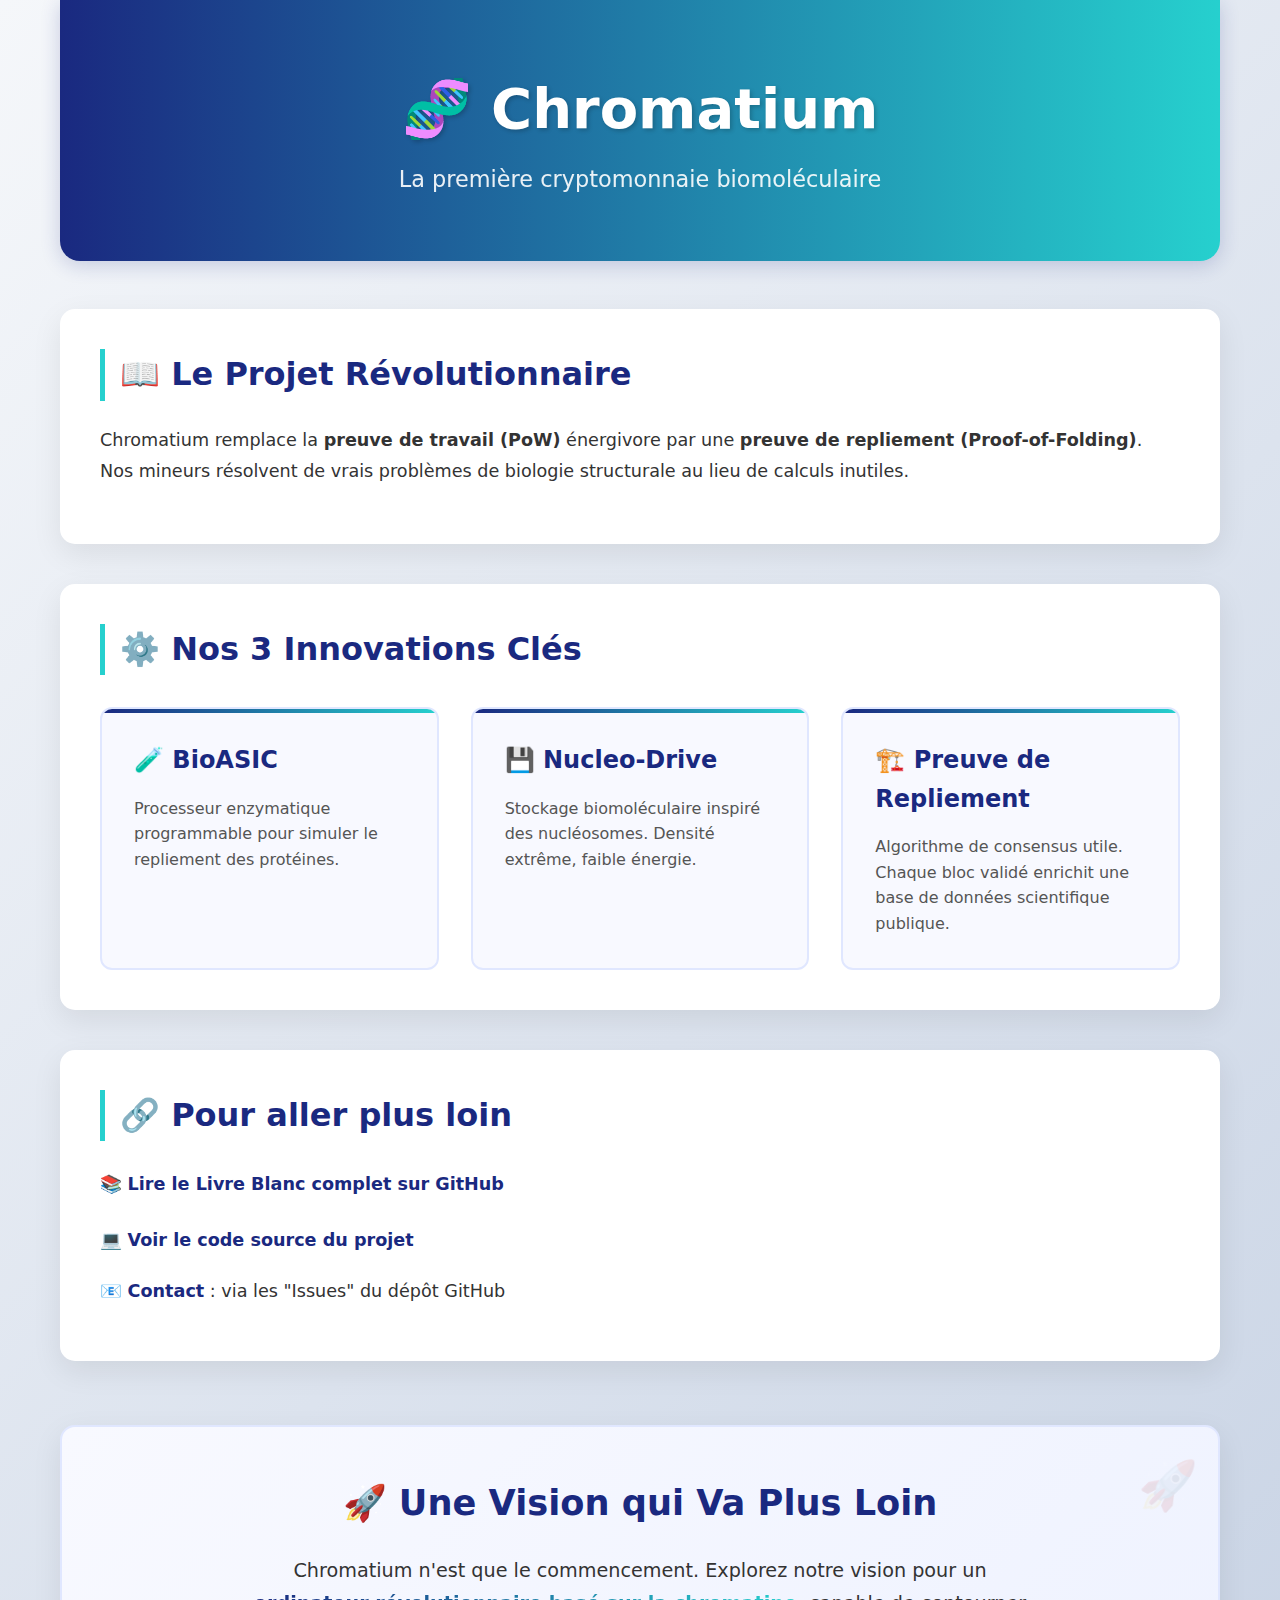
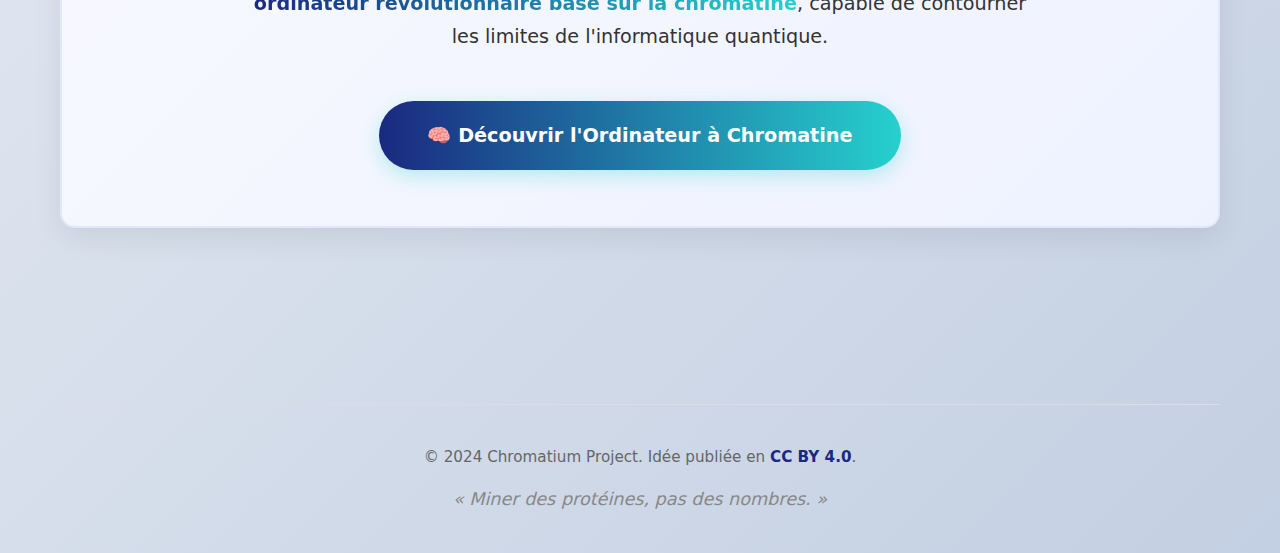
<file: index.html>
<!DOCTYPE html>
<html lang="fr">
<head>
    <meta charset="UTF-8">
    <meta name="viewport" content="width=device-width, initial-scale=1.0">
    <title>Chromatium - Cryptomonnaie Biomoléculaire</title>
    <link rel="stylesheet" href="style.css">
</head>
<body>
    <header>
        <h1>🧬 Chromatium</h1>
        <p class="slogan">La première cryptomonnaie biomoléculaire</p>
    </header>

    <main>
        <section id="projet">
            <h2>📖 Le Projet Révolutionnaire</h2>
            <p>Chromatium remplace la <strong>preuve de travail (PoW)</strong> énergivore par une <strong>preuve de repliement (Proof-of-Folding)</strong>. Nos mineurs résolvent de vrais problèmes de biologie structurale au lieu de calculs inutiles.</p>
        </section>

        <section id="techno">
            <h2>⚙️ Nos 3 Innovations Clés</h2>
            <div class="cartes">
                <div class="carte">
                    <h3>🧪 BioASIC</h3>
                    <p>Processeur enzymatique programmable pour simuler le repliement des protéines.</p>
                </div>
                <div class="carte">
                    <h3>💾 Nucleo-Drive</h3>
                    <p>Stockage biomoléculaire inspiré des nucléosomes. Densité extrême, faible énergie.</p>
                </div>
                <div class="carte">
                    <h3>🏗️ Preuve de Repliement</h3>
                    <p>Algorithme de consensus utile. Chaque bloc validé enrichit une base de données scientifique publique.</p>
                </div>
            </div>
        </section>

        <section id="liens">
            <h2>🔗 Pour aller plus loin</h2>
            <p>📚 <a href="https://github.com/yannichunbi-code/chromatium/blob/main/README.md" target="_blank">Lire le Livre Blanc complet sur GitHub</a></p>
            <p>💻 <a href="https://github.com/yannichunbi-code/chromatium" target="_blank">Voir le code source du projet</a></p>
            <p>📧 <strong>Contact</strong> : via les "Issues" du dépôt GitHub</p>
        </section>

        <section id="vision">
            <h2>🚀 Une Vision qui Va Plus Loin</h2>
            <p>Chromatium n'est que le commencement. Explorez notre vision pour un <strong>ordinateur révolutionnaire basé sur la chromatine</strong>, capable de contourner les limites de l'informatique quantique.</p>
            <a href="ordinateur-chromatine.html" class="btn">🧠 Découvrir l'Ordinateur à Chromatine</a>
        </section>
    </main>

    <footer>
        <p>© 2024 Chromatium Project. Idée publiée en <a href="https://creativecommons.org/licenses/by/4.0/" target="_blank">CC BY 4.0</a>.</p>
        <p class="citation">« Miner des protéines, pas des nombres. »</p>
    </footer>
</body>
</html>
</file>
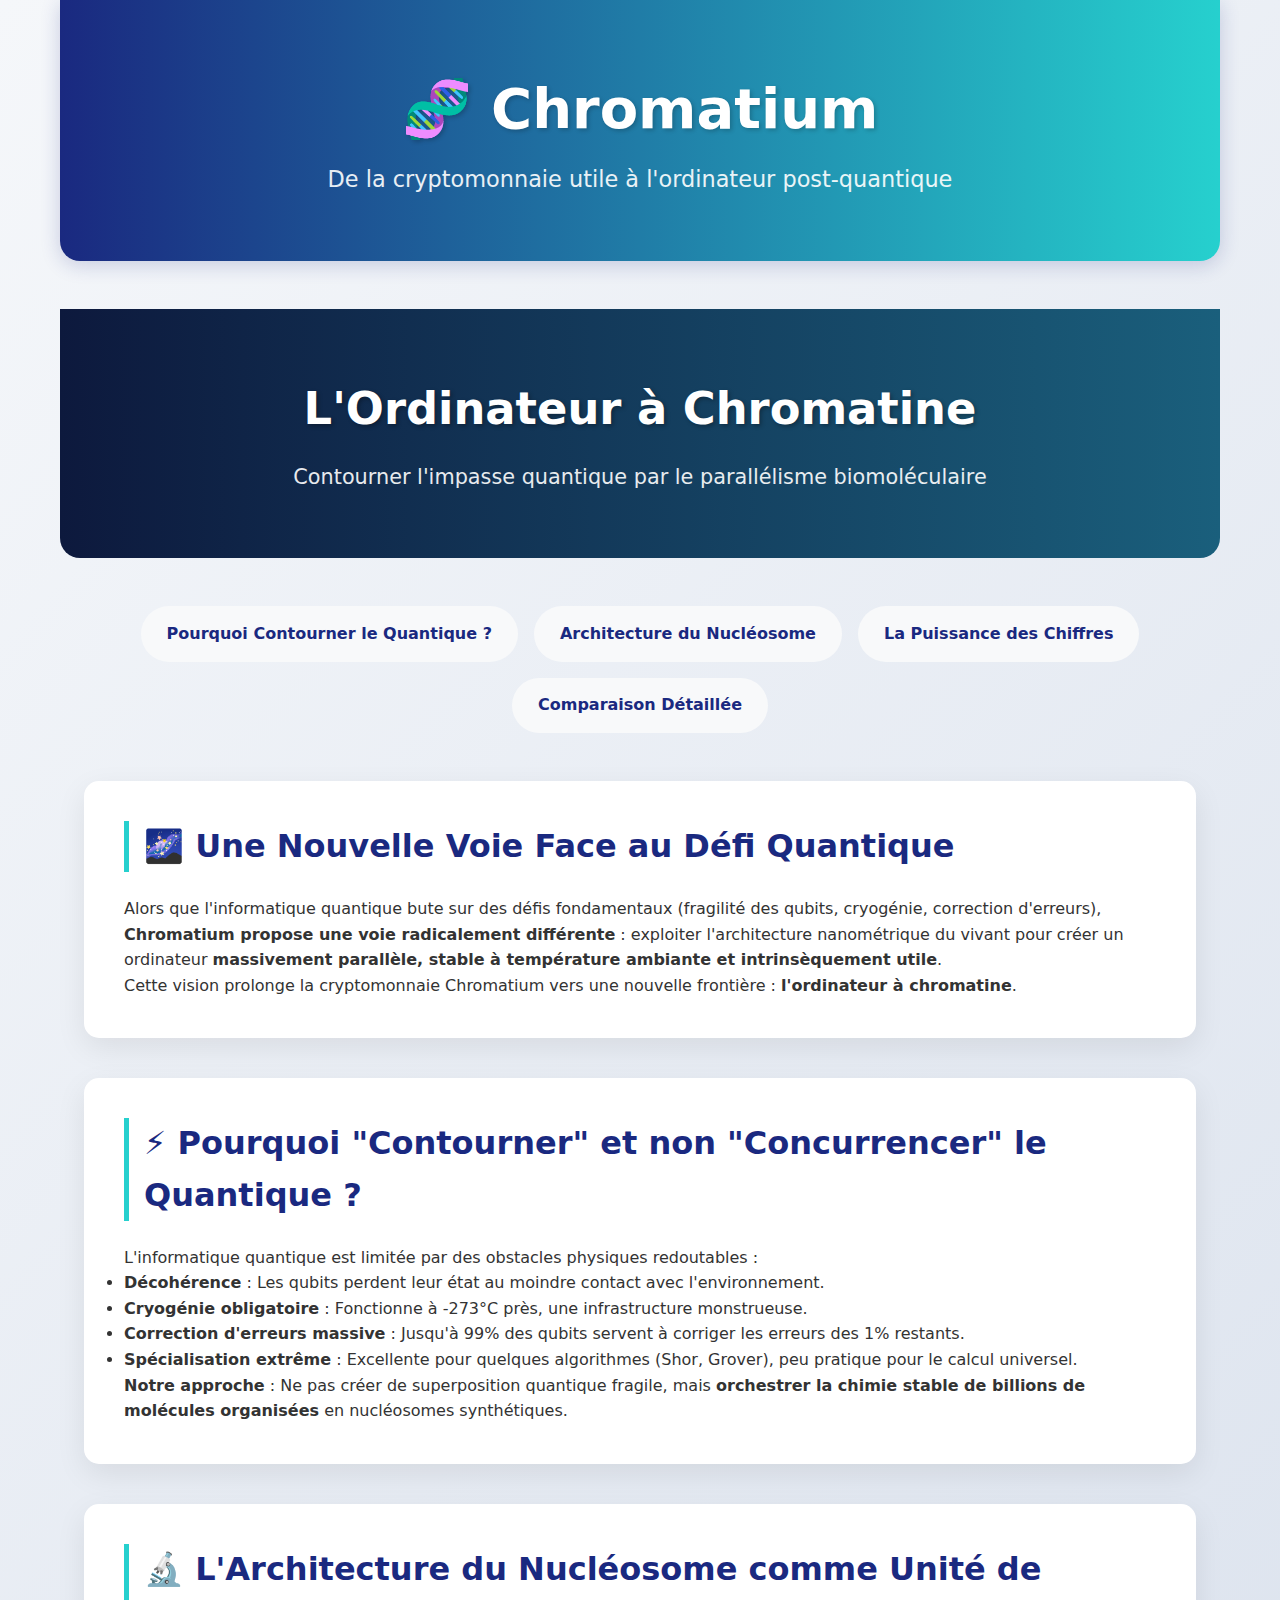
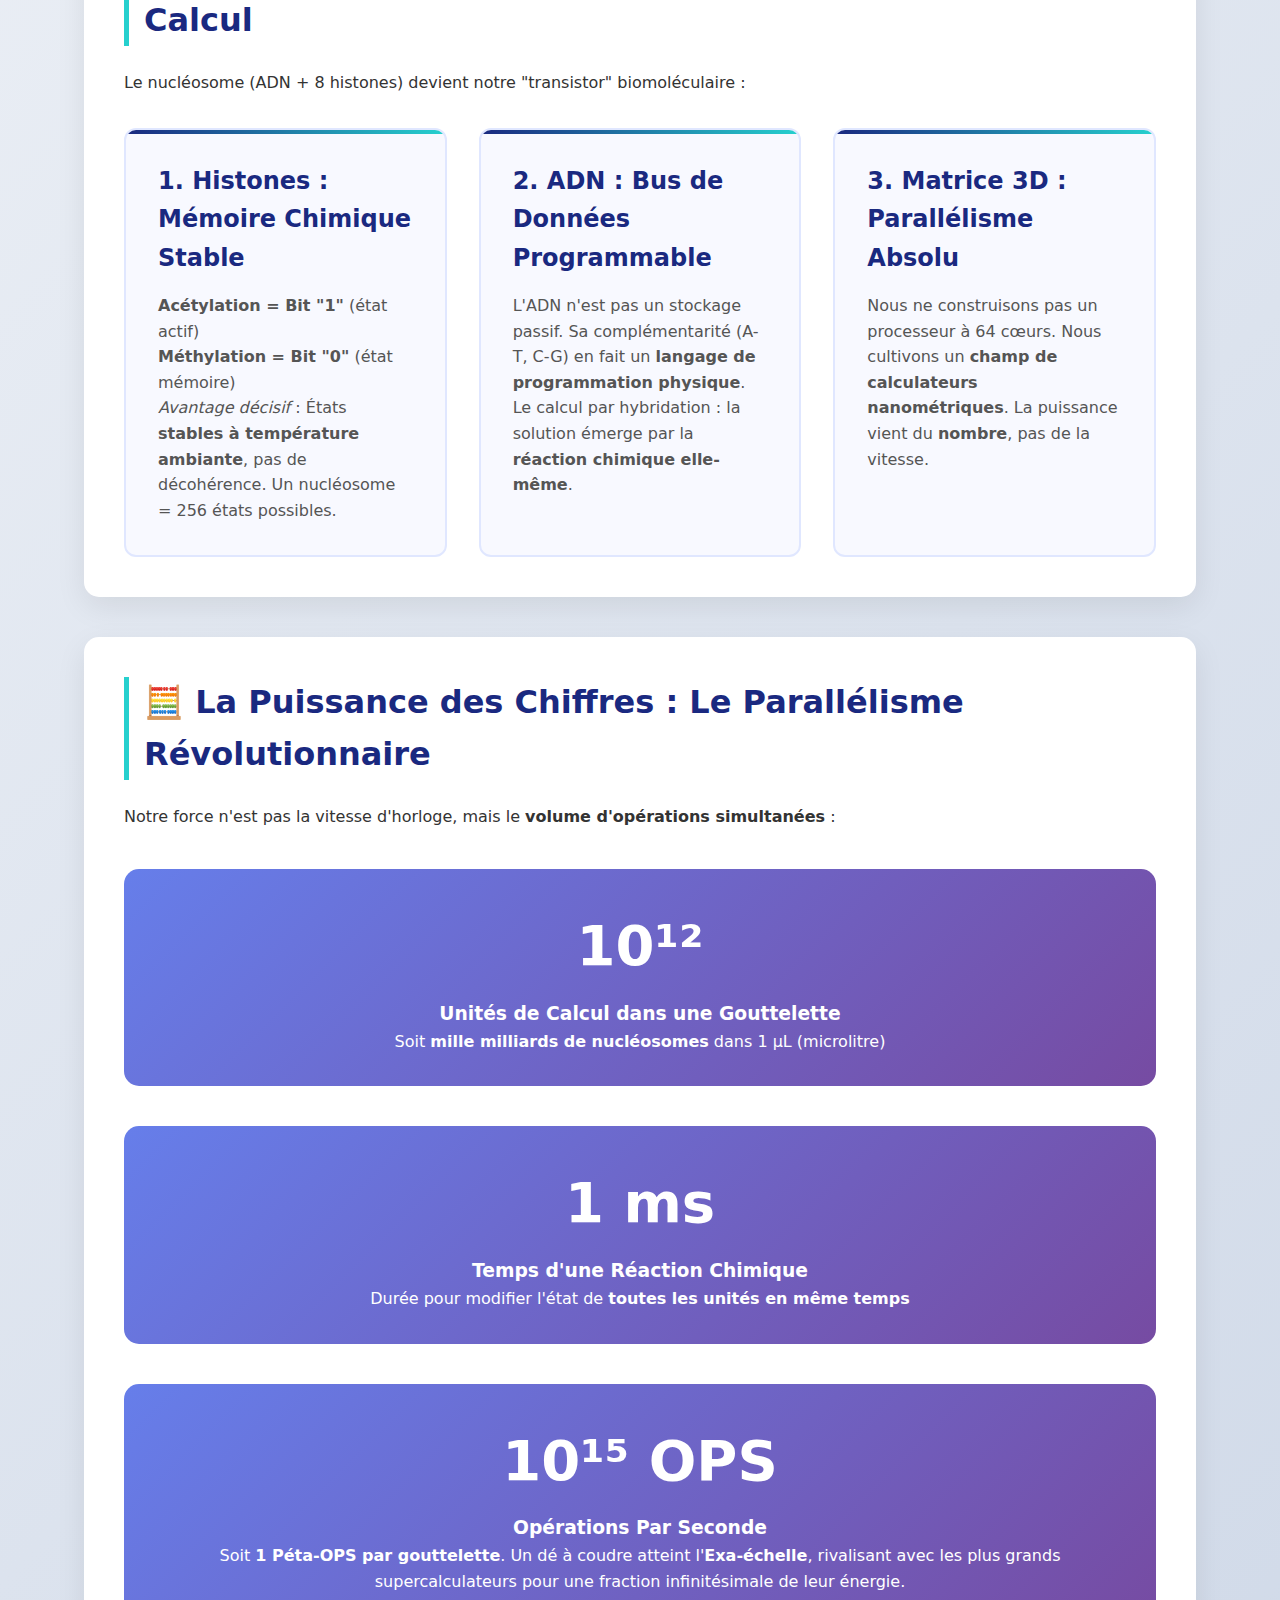
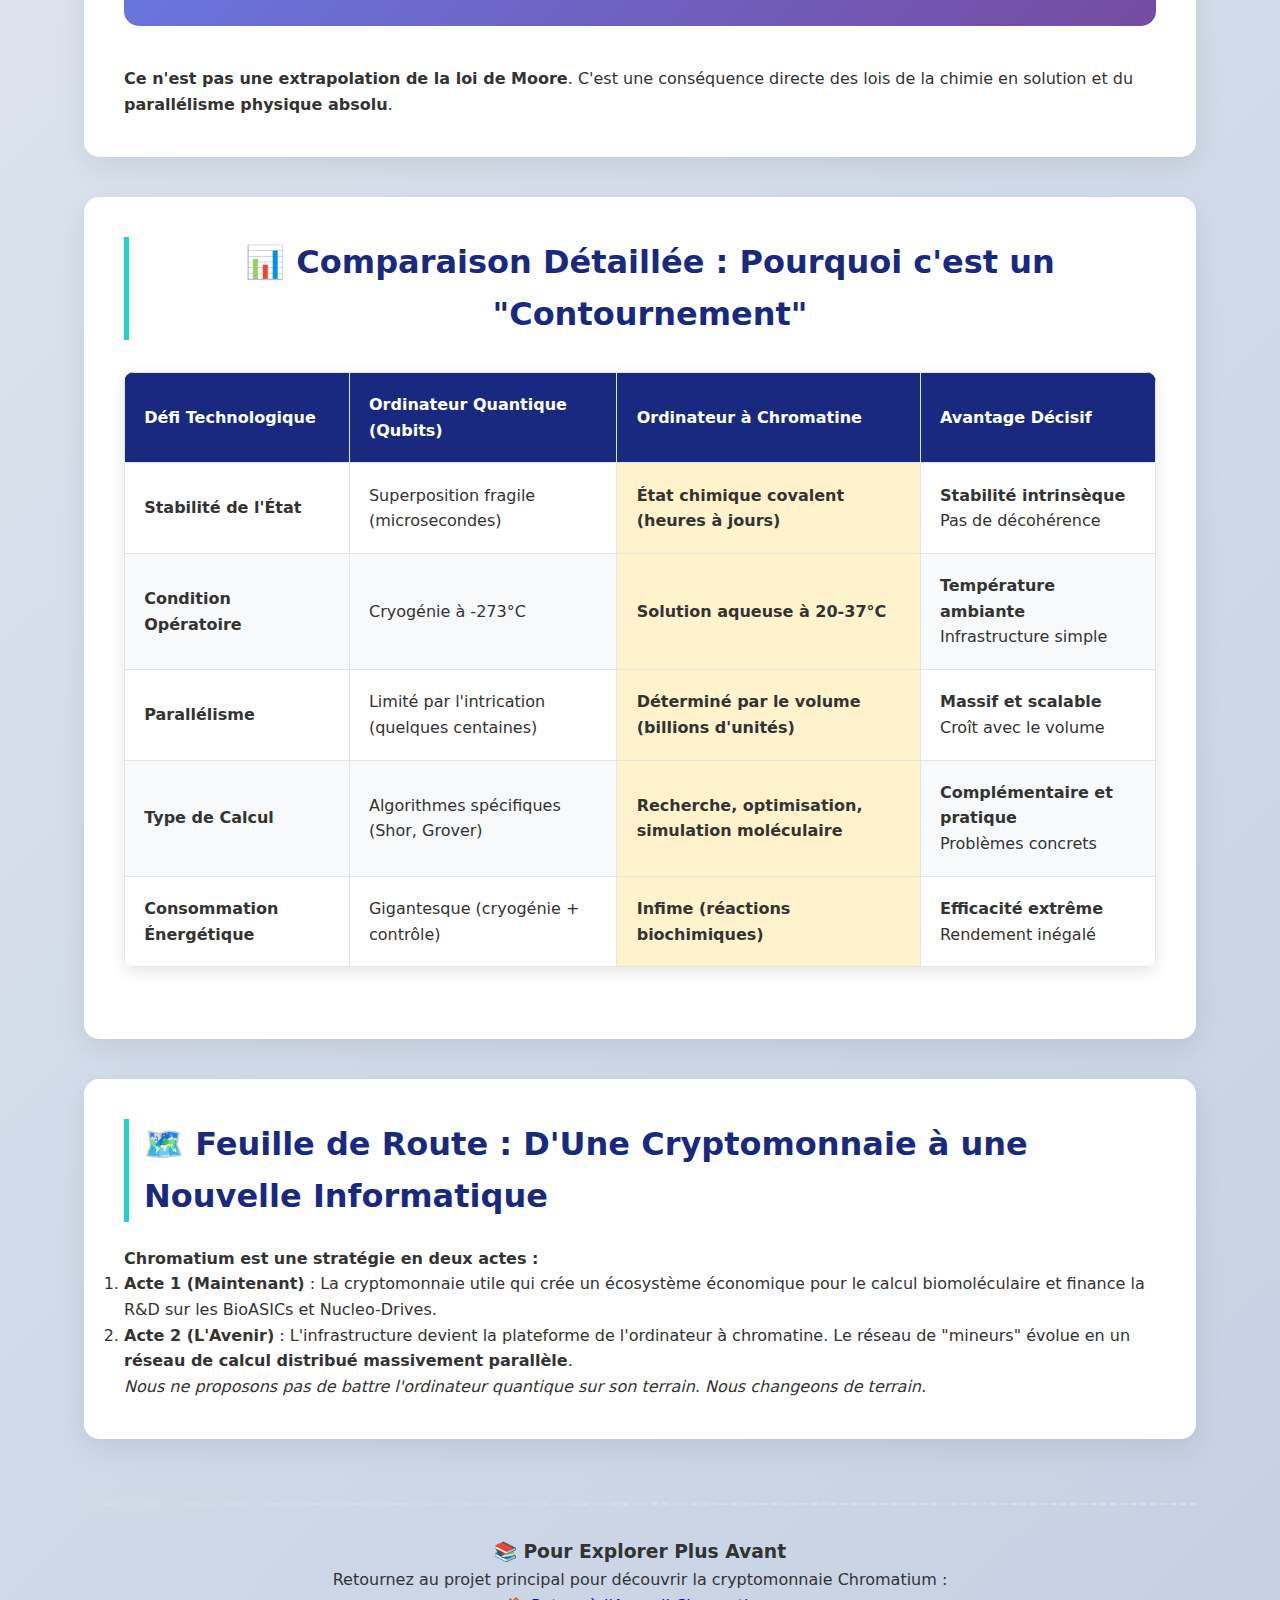
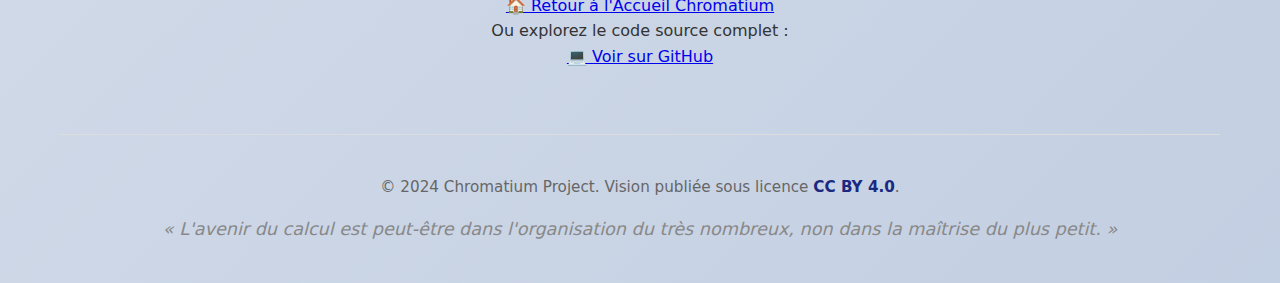
<file: ordinateur-chromatine.html>
<!DOCTYPE html>
<html lang="fr">
<head>
    <meta charset="UTF-8">
    <meta name="viewport" content="width=device-width, initial-scale=1.0">
    <title>Chromatium - L'Ordinateur à Chromatine</title>
    <link rel="stylesheet" href="style.css">
    <style>
        /* Styles spécifiques à cette page */
        .hero-vision {
            background: linear-gradient(90deg, #0d193d, #1a5f7c);
            color: white;
            padding: 4rem 1rem;
            text-align: center;
            border-radius: 0 0 20px 20px;
            margin-bottom: 3rem;
        }
        .hero-vision h1 { font-size: 2.8rem; margin-bottom: 1rem; }
        .hero-vision .tagline { font-size: 1.3rem; opacity: 0.9; }
        
        .comparaison-table {
            width: 100%;
            border-collapse: collapse;
            margin: 2rem 0;
            background: white;
            border-radius: 10px;
            overflow: hidden;
            box-shadow: 0 5px 15px rgba(0,0,0,0.1);
        }
        .comparaison-table th, .comparaison-table td {
            padding: 1.2rem;
            border: 1px solid #e1e4e8;
            text-align: left;
        }
        .comparaison-table th {
            background: #1a2980;
            color: white;
            font-weight: bold;
        }
        .comparaison-table tr:nth-child(even) {
            background: #f8f9fa;
        }
        .highlight { background: #fff3cd !important; font-weight: bold; }
        
        .chiffre-impact {
            background: linear-gradient(135deg, #667eea 0%, #764ba2 100%);
            color: white;
            padding: 2rem;
            border-radius: 15px;
            margin: 2.5rem 0;
            text-align: center;
        }
        .chiffre-impact .nombre {
            font-size: 3.5rem;
            font-weight: bold;
            display: block;
            margin-bottom: 0.5rem;
        }
        
        .section-nav {
            display: flex;
            justify-content: center;
            gap: 1rem;
            margin: 3rem 0;
            flex-wrap: wrap;
        }
        .section-nav a {
            padding: 0.8rem 1.5rem;
            background: #f8f9fa;
            border-radius: 50px;
            text-decoration: none;
            color: #1a2980;
            font-weight: bold;
            border: 2px solid transparent;
            transition: all 0.3s;
        }
        .section-nav a:hover {
            background: #1a2980;
            color: white;
            border-color: #1a2980;
        }
        
        .retour-accueil {
            text-align: center;
            margin: 4rem 0 2rem;
            padding-top: 2rem;
            border-top: 2px dashed #ddd;
        }
    </style>
</head>
<body>
    <header>
        <h1>🧬 Chromatium</h1>
        <p class="slogan">De la cryptomonnaie utile à l'ordinateur post-quantique</p>
    </header>

    <div class="hero-vision">
        <h1>L'Ordinateur à Chromatine</h1>
        <p class="tagline">Contourner l'impasse quantique par le parallélisme biomoléculaire</p>
    </div>

    <main style="max-width: 1200px; margin: 0 auto; padding: 0 1.5rem;">
        
        <!-- Navigation interne -->
        <div class="section-nav">
            <a href="#pourquoi">Pourquoi Contourner le Quantique ?</a>
            <a href="#architecture">Architecture du Nucléosome</a>
            <a href="#chiffres">La Puissance des Chiffres</a>
            <a href="#comparaison">Comparaison Détaillée</a>
        </div>

        <!-- Introduction -->
        <section>
            <h2>🌌 Une Nouvelle Voie Face au Défi Quantique</h2>
            <p>Alors que l'informatique quantique bute sur des défis fondamentaux (fragilité des qubits, cryogénie, correction d'erreurs), <strong>Chromatium propose une voie radicalement différente</strong> : exploiter l'architecture nanométrique du vivant pour créer un ordinateur <strong>massivement parallèle, stable à température ambiante et intrinsèquement utile</strong>.</p>
            <p>Cette vision prolonge la cryptomonnaie Chromatium vers une nouvelle frontière : <strong>l'ordinateur à chromatine</strong>.</p>
        </section>

        <!-- Pourquoi contourner le quantique -->
        <section id="pourquoi">
            <h2>⚡ Pourquoi "Contourner" et non "Concurrencer" le Quantique ?</h2>
            <p>L'informatique quantique est limitée par des obstacles physiques redoutables :</p>
            <ul>
                <li><strong>Décohérence</strong> : Les qubits perdent leur état au moindre contact avec l'environnement.</li>
                <li><strong>Cryogénie obligatoire</strong> : Fonctionne à -273°C près, une infrastructure monstrueuse.</li>
                <li><strong>Correction d'erreurs massive</strong> : Jusqu'à 99% des qubits servent à corriger les erreurs des 1% restants.</li>
                <li><strong>Spécialisation extrême</strong> : Excellente pour quelques algorithmes (Shor, Grover), peu pratique pour le calcul universel.</li>
            </ul>
            <p><strong>Notre approche</strong> : Ne pas créer de superposition quantique fragile, mais <strong>orchestrer la chimie stable de billions de molécules organisées</strong> en nucléosomes synthétiques.</p>
        </section>

        <!-- Architecture du nucléosome -->
        <section id="architecture">
            <h2>🔬 L'Architecture du Nucléosome comme Unité de Calcul</h2>
            <p>Le nucléosome (ADN + 8 histones) devient notre "transistor" biomoléculaire :</p>
            
            <div class="cartes">
                <div class="carte">
                    <h3>1. Histones : Mémoire Chimique Stable</h3>
                    <p><strong>Acétylation = Bit "1"</strong> (état actif)<br>
                    <strong>Méthylation = Bit "0"</strong> (état mémoire)<br>
                    <em>Avantage décisif</em> : États <strong>stables à température ambiante</strong>, pas de décohérence. Un nucléosome = 256 états possibles.</p>
                </div>
                <div class="carte">
                    <h3>2. ADN : Bus de Données Programmable</h3>
                    <p>L'ADN n'est pas un stockage passif. Sa complémentarité (A-T, C-G) en fait un <strong>langage de programmation physique</strong>. Le calcul par hybridation : la solution émerge par la <strong>réaction chimique elle-même</strong>.</p>
                </div>
                <div class="carte">
                    <h3>3. Matrice 3D : Parallélisme Absolu</h3>
                    <p>Nous ne construisons pas un processeur à 64 cœurs. Nous cultivons un <strong>champ de calculateurs nanométriques</strong>. La puissance vient du <strong>nombre</strong>, pas de la vitesse.</p>
                </div>
            </div>
        </section>

        <!-- Chiffres impactants -->
        <section id="chiffres">
            <h2>🧮 La Puissance des Chiffres : Le Parallélisme Révolutionnaire</h2>
            <p>Notre force n'est pas la vitesse d'horloge, mais le <strong>volume d'opérations simultanées</strong> :</p>
            
            <div class="chiffre-impact">
                <span class="nombre">10¹²</span>
                <h3>Unités de Calcul dans une Gouttelette</h3>
                <p>Soit <strong>mille milliards de nucléosomes</strong> dans 1 µL (microlitre)</p>
            </div>
            
            <div class="chiffre-impact">
                <span class="nombre">1 ms</span>
                <h3>Temps d'une Réaction Chimique</h3>
                <p>Durée pour modifier l'état de <strong>toutes les unités en même temps</strong></p>
            </div>
            
            <div class="chiffre-impact">
                <span class="nombre">10¹⁵ OPS</span>
                <h3>Opérations Par Seconde</h3>
                <p>Soit <strong>1 Péta-OPS par gouttelette</strong>. Un dé à coudre atteint l'<strong>Exa-échelle</strong>, rivalisant avec les plus grands supercalculateurs pour une fraction infinitésimale de leur énergie.</p>
            </div>
            
            <p><strong>Ce n'est pas une extrapolation de la loi de Moore</strong>. C'est une conséquence directe des lois de la chimie en solution et du <strong>parallélisme physique absolu</strong>.</p>
        </section>

        <!-- Tableau comparatif -->
        <section id="comparaison">
            <h2>📊 Comparaison Détaillée : Pourquoi c'est un "Contournement"</h2>
            
            <table class="comparaison-table">
                <thead>
                    <tr>
                        <th>Défi Technologique</th>
                        <th>Ordinateur Quantique (Qubits)</th>
                        <th>Ordinateur à Chromatine</th>
                        <th>Avantage Décisif</th>
                    </tr>
                </thead>
                <tbody>
                    <tr>
                        <td><strong>Stabilité de l'État</strong></td>
                        <td>Superposition fragile (microsecondes)</td>
                        <td class="highlight">État chimique covalent (heures à jours)</td>
                        <td><strong>Stabilité intrinsèque</strong><br>Pas de décohérence</td>
                    </tr>
                    <tr>
                        <td><strong>Condition Opératoire</strong></td>
                        <td>Cryogénie à -273°C</td>
                        <td class="highlight">Solution aqueuse à 20-37°C</td>
                        <td><strong>Température ambiante</strong><br>Infrastructure simple</td>
                    </tr>
                    <tr>
                        <td><strong>Parallélisme</strong></td>
                        <td>Limité par l'intrication (quelques centaines)</td>
                        <td class="highlight">Déterminé par le volume (billions d'unités)</td>
                        <td><strong>Massif et scalable</strong><br>Croît avec le volume</td>
                    </tr>
                    <tr>
                        <td><strong>Type de Calcul</strong></td>
                        <td>Algorithmes spécifiques (Shor, Grover)</td>
                        <td class="highlight">Recherche, optimisation, simulation moléculaire</td>
                        <td><strong>Complémentaire et pratique</strong><br>Problèmes concrets</td>
                    </tr>
                    <tr>
                        <td><strong>Consommation Énergétique</strong></td>
                        <td>Gigantesque (cryogénie + contrôle)</td>
                        <td class="highlight">Infime (réactions biochimiques)</td>
                        <td><strong>Efficacité extrême</strong><br>Rendement inégalé</td>
                    </tr>
                </tbody>
            </table>
        </section>

        <!-- Conclusion et feuille de route -->
        <section>
            <h2>🗺️ Feuille de Route : D'Une Cryptomonnaie à une Nouvelle Informatique</h2>
            <p><strong>Chromatium est une stratégie en deux actes :</strong></p>
            <ol>
                <li><strong>Acte 1 (Maintenant)</strong> : La cryptomonnaie utile qui crée un écosystème économique pour le calcul biomoléculaire et finance la R&D sur les BioASICs et Nucleo-Drives.</li>
                <li><strong>Acte 2 (L'Avenir)</strong> : L'infrastructure devient la plateforme de l'ordinateur à chromatine. Le réseau de "mineurs" évolue en un <strong>réseau de calcul distribué massivement parallèle</strong>.</li>
            </ol>
            <p><em>Nous ne proposons pas de battre l'ordinateur quantique sur son terrain. Nous changeons de terrain.</em></p>
        </section>

        <!-- Navigation et retour -->
        <div class="retour-accueil">
            <h3>📚 Pour Explorer Plus Avant</h3>
            <p>Retournez au projet principal pour découvrir la cryptomonnaie Chromatium :</p>
            <a href="index.html" class="btn" style="margin: 1rem;">🏠 Retour à l'Accueil Chromatium</a>
            <p>Ou explorez le code source complet :</p>
            <a href="https://github.com/yannichunbi-code/chromatium" target="_blank" class="btn">💻 Voir sur GitHub</a>
        </div>

    </main>

    <footer>
        <p>© 2024 Chromatium Project. Vision publiée sous licence <a href="https://creativecommons.org/licenses/by/4.0/" target="_blank">CC BY 4.0</a>.</p>
        <p class="citation">« L'avenir du calcul est peut-être dans l'organisation du très nombreux, non dans la maîtrise du plus petit. »</p>
    </footer>

    <script src="script.js"></script>
</body>
  </html>
</file>
<file: style.css>
/* ===== STYLE GÉNÉRAL ===== */
* {
    margin: 0;
    padding: 0;
    box-sizing: border-box;
    font-family: 'Segoe UI', system-ui, -apple-system, sans-serif;
}

body {
    background: linear-gradient(135deg, #f5f7fa 0%, #c3cfe2 100%);
    color: #333;
    line-height: 1.6;
    min-height: 100vh;
    max-width: 1200px;
    margin: 0 auto;
    padding: 0 20px;
}

/* ===== EN-TÊTE ===== */
header {
    background: linear-gradient(90deg, #1a2980, #26d0ce);
    color: white;
    text-align: center;
    padding: 4rem 1rem;
    border-radius: 0 0 20px 20px;
    margin-bottom: 3rem;
    box-shadow: 0 4px 20px rgba(26, 41, 128, 0.2);
}

h1 {
    font-size: 3.5rem;
    margin-bottom: 0.5rem;
    text-shadow: 2px 2px 4px rgba(0, 0, 0, 0.2);
}

.slogan {
    font-size: 1.4rem;
    opacity: 0.9;
    margin-top: 0.5rem;
}

.tagline {
    font-size: 1.2rem;
    opacity: 0.95;
    margin-top: 0.5rem;
    font-weight: 500;
}

/* ===== SECTIONS PRINCIPALES ===== */
main {
    padding-bottom: 3rem;
}

section {
    background: white;
    padding: 2.5rem;
    margin-bottom: 2.5rem;
    border-radius: 15px;
    box-shadow: 0 10px 30px rgba(0, 0, 0, 0.08);
    transition: transform 0.3s ease;
}

section:hover {
    transform: translateY(-5px);
}

h2 {
    color: #1a2980;
    border-left: 5px solid #26d0ce;
    padding-left: 15px;
    margin-bottom: 1.5rem;
    font-size: 2rem;
}

/* ===== SECTION PROJET ===== */
#projet p {
    font-size: 1.1rem;
    line-height: 1.8;
    margin-bottom: 1rem;
}

/* ===== SECTION TECHNOLOGIES ===== */
.cartes {
    display: grid;
    grid-template-columns: repeat(auto-fit, minmax(300px, 1fr));
    gap: 2rem;
    margin-top: 2rem;
}

.carte {
    background: #f8f9ff;
    padding: 2rem;
    border-radius: 12px;
    border: 2px solid #e0e7ff;
    transition: all 0.3s ease;
    position: relative;
    overflow: hidden;
}

.carte::before {
    content: '';
    position: absolute;
    top: 0;
    left: 0;
    width: 100%;
    height: 4px;
    background: linear-gradient(90deg, #1a2980, #26d0ce);
}

.carte:hover {
    border-color: #26d0ce;
    box-shadow: 0 8px 25px rgba(38, 208, 206, 0.15);
    transform: translateY(-8px);
}

.carte h3 {
    color: #1a2980;
    margin-bottom: 1rem;
    font-size: 1.5rem;
}

.carte p {
    color: #555;
    line-height: 1.6;
}

/* ===== SECTION COMPARAISON ===== */
#comparaison {
    text-align: center;
}

.statistiques {
    display: flex;
    justify-content: center;
    align-items: center;
    gap: 3rem;
    margin: 2rem 0;
    flex-wrap: wrap;
}

.stat {
    background: linear-gradient(135deg, #eef2ff 0%, #e0e7ff 100%);
    padding: 2rem;
    border-radius: 15px;
    min-width: 200px;
    border: 2px solid #d0d7ff;
}

.stat.bitcoin {
    background: linear-gradient(135deg, #ffeaa7 0%, #fab1a0 100%);
    border-color: #fd9644;
}

.stat .nombre {
    font-size: 2.5rem;
    font-weight: bold;
    color: #1a2980;
    margin-bottom: 0.5rem;
}

.stat.bitcoin .nombre {
    color: #e17055;
}

.stat .label {
    font-size: 1rem;
    color: #555;
    max-width: 180px;
}

.vs {
    font-size: 1.5rem;
    font-weight: bold;
    color: #666;
}

/* ===== SECTION LIENS ===== */
#liens p {
    margin: 1rem 0;
    font-size: 1.1rem;
}

#liens a {
    color: #1a2980;
    text-decoration: none;
    font-weight: bold;
    padding: 0.3rem 0;
    display: inline-block;
    border-bottom: 2px solid transparent;
    transition: all 0.3s;
}

#liens a:hover {
    color: #26d0ce;
    border-bottom: 2px solid #26d0ce;
}

#liens strong {
    color: #1a2980;
}

.liens-container {
    display: grid;
    grid-template-columns: repeat(auto-fit, minmax(250px, 1fr));
    gap: 1.5rem;
    margin-top: 2rem;
}

.lien-item {
    display: flex;
    align-items: flex-start;
    gap: 1rem;
    padding: 1.5rem;
    background: #f8f9ff;
    border-radius: 10px;
    border-left: 4px solid #26d0ce;
    transition: all 0.3s;
}

.lien-item:hover {
    background: #f0f4ff;
    transform: translateX(5px);
}

.lien-item .emoji {
    font-size: 1.8rem;
}

.lien-item .lien {
    text-decoration: none;
    color: inherit;
}

.lien-item .lien strong {
    display: block;
    color: #1a2980;
    font-size: 1.1rem;
    margin-bottom: 0.3rem;
}

.lien-item .lien span {
    color: #666;
    font-size: 0.9rem;
    line-height: 1.4;
}

/* ===== SECTION VISION ===== */
#vision {
    text-align: center;
    margin: 4rem 0;
    padding: 3rem;
    background: linear-gradient(135deg, #f8f9ff 0%, #eef2ff 100%);
    border-radius: 15px;
    border: 2px solid #e0e7ff;
    position: relative;
    overflow: hidden;
}

#vision::before {
    content: '🚀';
    position: absolute;
    top: 20px;
    right: 20px;
    font-size: 3rem;
    opacity: 0.1;
}

#vision h2 {
    border: none;
    text-align: center;
    padding: 0;
    font-size: 2.2rem;
    margin-bottom: 1rem;
}

#vision p {
    font-size: 1.2rem;
    max-width: 800px;
    margin: 1.5rem auto;
    line-height: 1.7;
}

#vision strong {
    color: #1a2980;
    background: linear-gradient(90deg, #1a2980, #26d0ce);
    -webkit-background-clip: text;
    -webkit-text-fill-color: transparent;
    background-clip: text;
}

#vision .btn {
    display: inline-block;
    padding: 1.2rem 3rem;
    margin-top: 1.5rem;
    background: linear-gradient(90deg, #1a2980, #26d0ce);
    color: white;
    text-decoration: none;
    border-radius: 50px;
    font-weight: bold;
    font-size: 1.2rem;
    border: none;
    cursor: pointer;
    transition: all 0.3s ease;
    box-shadow: 0 6px 20px rgba(38, 208, 206, 0.3);
    position: relative;
    overflow: hidden;
}

#vision .btn::before {
    content: '';
    position: absolute;
    top: 0;
    left: -100%;
    width: 100%;
    height: 100%;
    background: linear-gradient(90deg, transparent, rgba(255, 255, 255, 0.2), transparent);
    transition: left 0.7s;
}

#vision .btn:hover {
    transform: translateY(-5px);
    box-shadow: 0 10px 25px rgba(38, 208, 206, 0.4);
}

#vision .btn:hover::before {
    left: 100%;
}

/* ===== PIED DE PAGE ===== */
footer {
    text-align: center;
    margin-top: 4rem;
    padding: 2.5rem;
    color: #666;
    border-top: 1px solid #ddd;
    font-size: 0.95rem;
}

footer a {
    color: #1a2980;
    text-decoration: none;
    font-weight: bold;
}

footer a:hover {
    color: #26d0ce;
    text-decoration: underline;
}

.citation {
    font-style: italic;
    margin-top: 1rem;
    color: #888;
    font-size: 1.1rem;
}

.footer-content {
    display: grid;
    grid-template-columns: repeat(auto-fit, minmax(250px, 1fr));
    gap: 2rem;
    margin-bottom: 2rem;
    text-align: left;
}

.footer-section h3 {
    color: #1a2980;
    margin-bottom: 1rem;
    font-size: 1.2rem;
    border-left: none;
    padding-left: 0;
}

.footer-section p {
    line-height: 1.6;
    color: #555;
}

.footer-bottom {
    border-top: 1px solid #ddd;
    padding-top: 1.5rem;
    margin-top: 1.5rem;
    text-align: center;
    color: #777;
}

.footer-links a {
    color: #1a2980;
    text-decoration: none;
    margin: 0 0.5rem;
    font-weight: bold;
}

.footer-links a:hover {
    color: #26d0ce;
    text-decoration: underline;
}

/* ===== RESPONSIVE DESIGN ===== */
@media (max-width: 768px) {
    body {
        padding: 0 15px;
    }
    
    h1 {
        font-size: 2.5rem;
    }
    
    .slogan {
        font-size: 1.1rem;
    }
    
    header {
        padding: 3rem 1rem;
        margin-bottom: 2rem;
    }
    
    section {
        padding: 1.8rem;
        margin-bottom: 2rem;
    }
    
    h2 {
        font-size: 1.6rem;
    }
    
    .cartes {
        grid-template-columns: 1fr;
        gap: 1.5rem;
    }
    
    .carte {
        padding: 1.5rem;
    }
    
    #vision {
        padding: 2rem 1.5rem;
        margin: 3rem 0;
    }
    
    #vision h2 {
        font-size: 1.8rem;
    }
    
    #vision p {
        font-size: 1rem;
    }
    
    #vision .btn {
        padding: 1rem 2rem;
        font-size: 1.1rem;
        width: 100%;
        max-width: 300px;
    }
    
    footer {
        padding: 2rem 1rem;
    }
    
    .statistiques {
        flex-direction: column;
        gap: 1.5rem;
    }
    
    .vs {
        margin: 0.5rem 0;
    }
    
    .footer-content {
        grid-template-columns: 1fr;
        text-align: center;
    }
    
    .footer-section h3 {
        text-align: center;
    }
}

@media (max-width: 480px) {
    h1 {
        font-size: 2rem;
    }
    
    h2 {
        font-size: 1.4rem;
    }
    
    section {
        padding: 1.5rem;
    }
    
    #vision .btn {
        font-size: 1rem;
        padding: 0.9rem 1.8rem;
    }
    
    .liens-container {
        grid-template-columns: 1fr;
    }
    
    .stat {
        min-width: 100%;
    }
}

/* ===== ANIMATIONS ===== */
@keyframes fadeIn {
    from {
        opacity: 0;
        transform: translateY(20px);
    }
    to {
        opacity: 1;
        transform: translateY(0);
    }
}

section {
    animation: fadeIn 0.6s ease-out;
}

.carte:nth-child(1) { animation-delay: 0.1s; }
.carte:nth-child(2) { animation-delay: 0.2s; }
.carte:nth-child(3) { animation-delay: 0.3s; }

/* ===== SCROLLBAR ===== */
::-webkit-scrollbar {
    width: 10px;
}

::-webkit-scrollbar-track {
    background: #f1f1f1;
    border-radius: 5px;
}

::-webkit-scrollbar-thumb {
    background: linear-gradient(180deg, #1a2980, #26d0ce);
    border-radius: 5px;
}

::-webkit-scrollbar-thumb:hover {
    background: linear-gradient(180deg, #162471, #20b4b2);
}

/* ===== STYLES SPÉCIFIQUES POUR ORDINATEUR-CHROMATINE.HTML ===== */
.hero-vision {
    background: linear-gradient(90deg, #0d193d, #1a5f7c);
    color: white;
    padding: 4rem 1rem;
    text-align: center;
    border-radius: 0 0 20px 20px;
    margin-bottom: 3rem;
}

.hero-vision h1 {
    font-size: 2.8rem;
    margin-bottom: 1rem;
    text-shadow: 2px 2px 4px rgba(0, 0, 0, 0.3);
}

.hero-vision .tagline {
    font-size: 1.3rem;
    opacity: 0.9;
}

.comparaison-table {
    width: 100%;
    border-collapse: collapse;
    margin: 2rem 0;
    background: white;
    border-radius: 10px;
    overflow: hidden;
    box-shadow: 0 5px 15px rgba(0,0,0,0.1);
}

.comparaison-table th, .comparaison-table td {
    padding: 1.2rem;
    border: 1px solid #e1e4e8;
    text-align: left;
}

.comparaison-table th {
    background: #1a2980;
    color: white;
    font-weight: bold;
}

.comparaison-table tr:nth-child(even) {
    background: #f8f9fa;
}

.highlight {
    background: #fff3cd !important;
    font-weight: bold;
}

.chiffre-impact {
    background: linear-gradient(135deg, #667eea 0%, #764ba2 100%);
    color: white;
    padding: 2rem;
    border-radius: 15px;
    margin: 2.5rem 0;
    text-align: center;
}

.chiffre-impact .nombre {
    font-size: 3.5rem;
    font-weight: bold;
    display: block;
    margin-bottom: 0.5rem;
}

.section-nav {
    display: flex;
    justify-content: center;
    gap: 1rem;
    margin: 3rem 0;
    flex-wrap: wrap;
}

.section-nav a {
    padding: 0.8rem 1.5rem;
    background: #f8f9fa;
    border-radius: 50px;
    text-decoration: none;
    color: #1a2980;
    font-weight: bold;
    border: 2px solid transparent;
    transition: all 0.3s;
}

.section-nav a:hover {
    background: #1a2980;
    color: white;
    border-color: #1a2980;
}

.retour-accueil {
    text-align: center;
    margin: 4rem 0 2rem;
    padding-top: 2rem;
    border-top: 2px dashed #ddd;
    }
</file>
